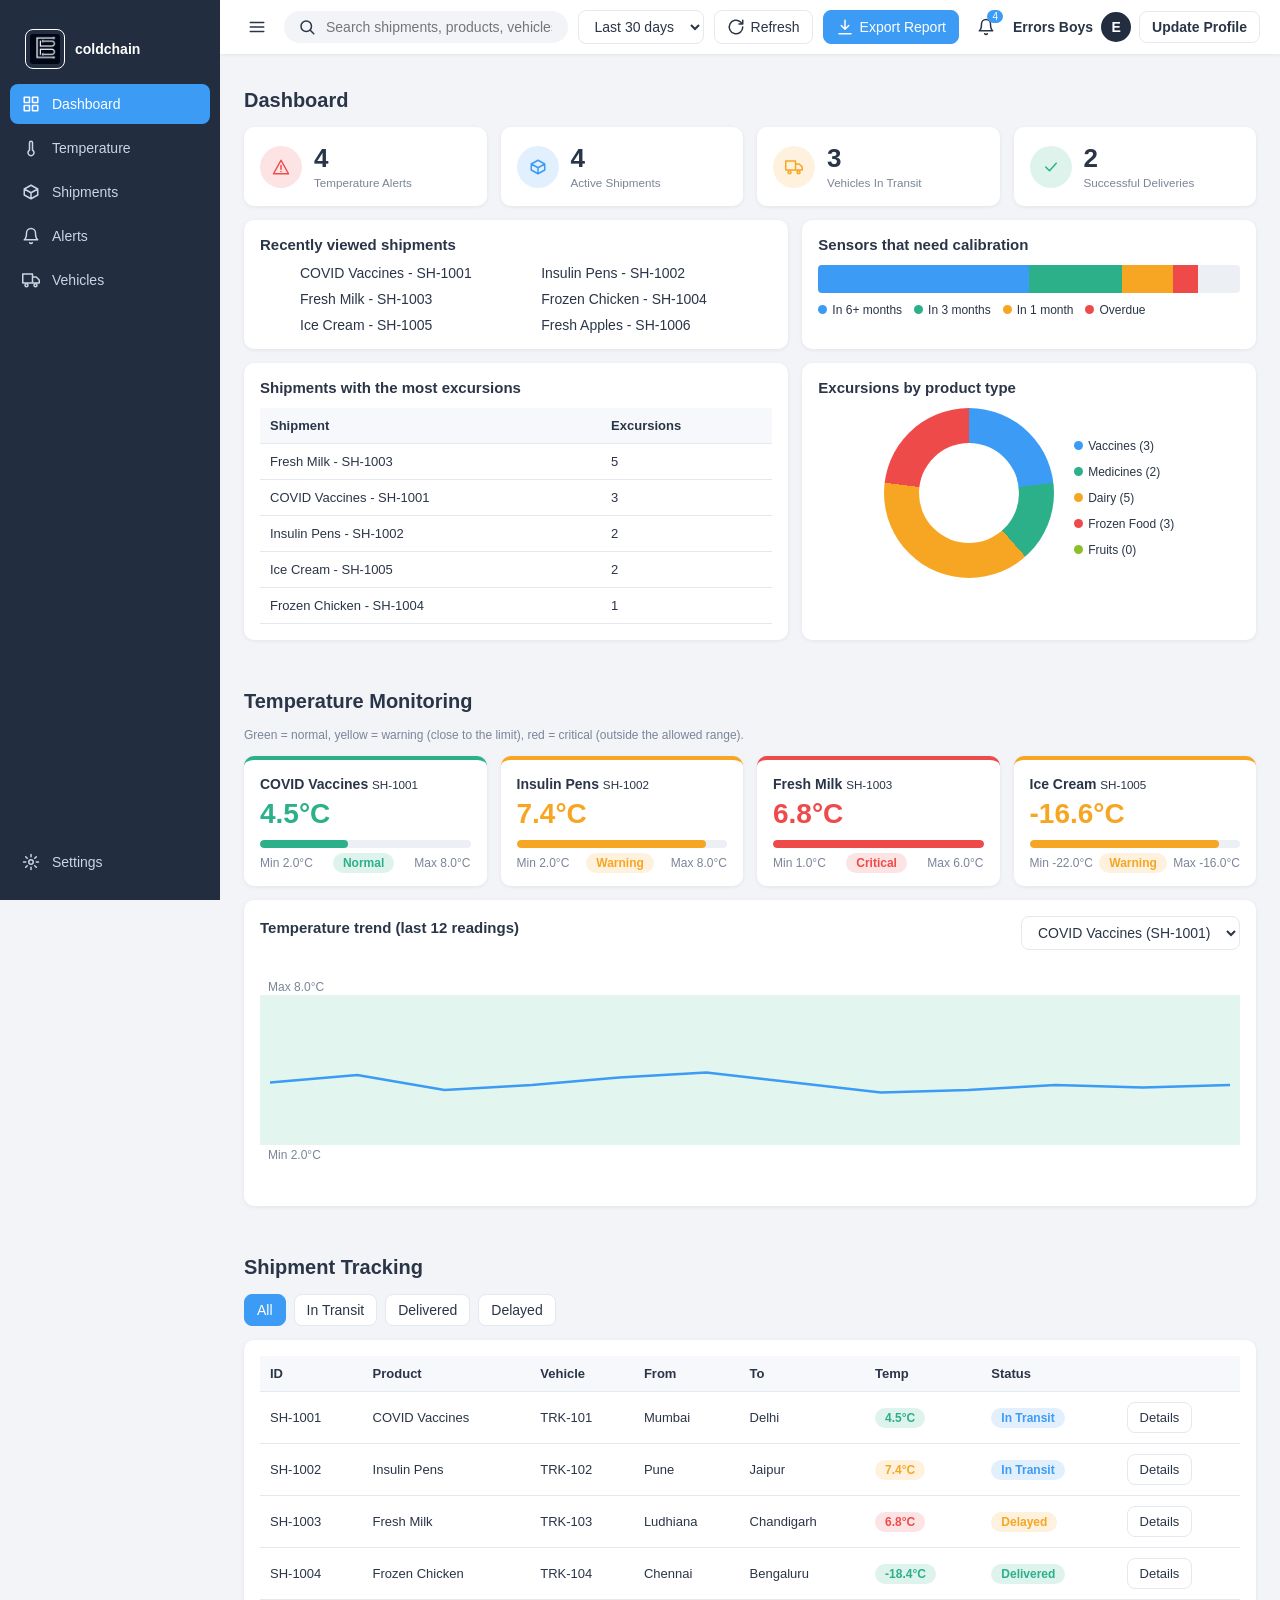
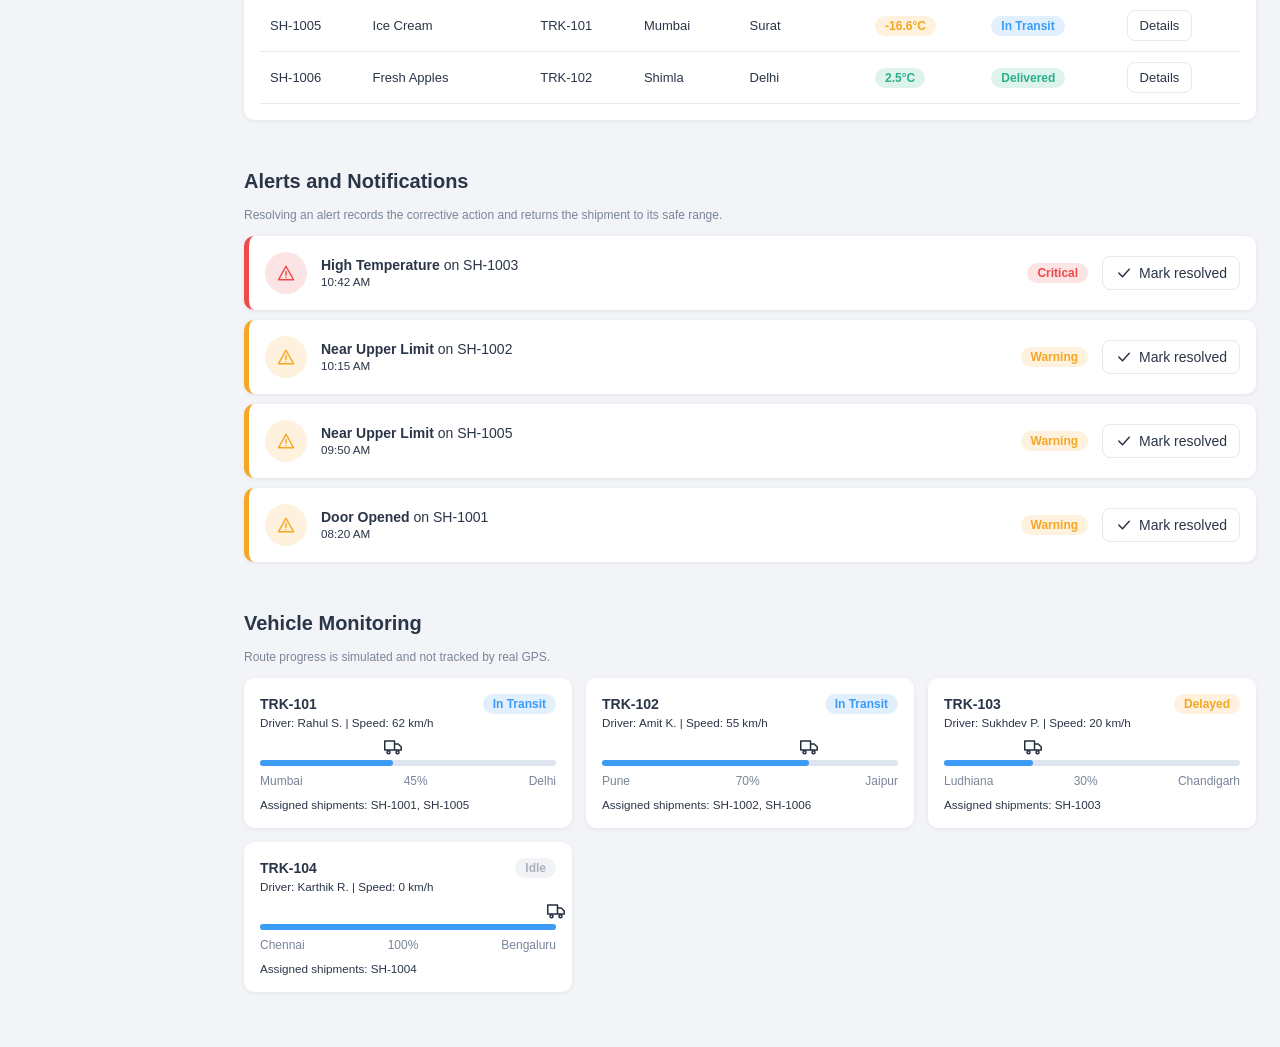
<file: home/index.html>
<!DOCTYPE html>
<html lang="en">

<head>
  <meta charset="UTF-8">
  <meta name="viewport" content="width=device-width, initial-scale=1">
  <title>ColdChain Monitoring System</title>
  <link rel="stylesheet" href="style.css">
</head>

<body>
  <!-- Icon library: every icon in the page is drawn from these symbols -->
  <svg width="0" height="0" style="position:absolute">
    <defs>
      <symbol id="i-grid" viewBox="0 0 24 24">
        <path d="M3 3h7v7H3zM14 3h7v7h-7zM3 14h7v7H3zM14 14h7v7h-7z" />
      </symbol>
      <symbol id="i-thermo" viewBox="0 0 24 24">
        <path d="M14 14.8V5a2 2 0 0 0-4 0v9.8a4 4 0 1 0 4 0z" />
      </symbol>
      <symbol id="i-box" viewBox="0 0 24 24">
        <path d="M21 8l-9-5-9 5v8l9 5 9-5zM3 8l9 5 9-5M12 13v8" />
      </symbol>
      <symbol id="i-bell" viewBox="0 0 24 24">
        <path d="M18 8a6 6 0 0 0-12 0c0 7-3 9-3 9h18s-3-2-3-9M13.7 21a2 2 0 0 1-3.4 0" />
      </symbol>
      <symbol id="i-truck" viewBox="0 0 24 24">
        <path d="M1 4h13v12H1zM14 8h5l4 4v4h-9z" />
        <circle cx="6" cy="19" r="2" />
        <circle cx="18" cy="19" r="2" />
      </symbol>
      <symbol id="i-gear" viewBox="0 0 24 24">
        <circle cx="12" cy="12" r="3" />
        <path d="M12 2v3M12 19v3M2 12h3M19 12h3M4.9 4.9L7 7M17 17l2.1 2.1M4.9 19.1L7 17M17 7l2.1-2.1" />
      </symbol>
      <symbol id="i-search" viewBox="0 0 24 24">
        <circle cx="11" cy="11" r="7" />
        <path d="M21 21l-4.3-4.3" />
      </symbol>
      <symbol id="i-refresh" viewBox="0 0 24 24">
        <path d="M21 12a9 9 0 1 1-3-6.7L21 8M21 3v5h-5" />
      </symbol>
      <symbol id="i-download" viewBox="0 0 24 24">
        <path d="M12 3v12M7 10l5 5 5-5M4 21h16" />
      </symbol>
      <symbol id="i-menu" viewBox="0 0 24 24">
        <path d="M3 6h18M3 12h18M3 18h18" />
      </symbol>
      <symbol id="i-warn" viewBox="0 0 24 24">
        <path d="M12 3l10 18H2zM12 10v5M12 18v.01" />
      </symbol>
      <symbol id="i-check" viewBox="0 0 24 24">
        <path d="M5 12l5 5 9-10" />
      </symbol>
    </defs>
  </svg>

  <div class="app" id="app">
    <!-- Sidebar navigation -->
    <aside class="sidebar">
      <div class="logo"><img src="../logo.png" alt="Error Boys Logo"><span>coldchain</span></div>
      <nav id="nav">
        <button class="nav-btn active" data-view="dashboard"><svg class="i">
            <use href="#i-grid" />
          </svg><span>Dashboard</span></button>
        <button class="nav-btn" data-view="temperature"><svg class="i">
            <use href="#i-thermo" />
          </svg><span>Temperature</span></button>
        <button class="nav-btn" data-view="shipments"><svg class="i">
            <use href="#i-box" />
          </svg><span>Shipments</span></button>
        <button class="nav-btn" data-view="alerts"><svg class="i">
            <use href="#i-bell" />
          </svg><span>Alerts</span></button>
        <button class="nav-btn" data-view="vehicles"><svg class="i">
            <use href="#i-truck" />
          </svg><span>Vehicles</span></button>
      </nav>
      <button class="nav-btn" id="settingsBtn"><svg class="i">
          <use href="#i-gear" />
        </svg><span>Settings</span></button>
    </aside>

    <div class="main">
      <!-- Top bar: search, date filter, refresh, export, notifications -->
      <header class="topbar">
        <button class="icon-btn" id="menuBtn" title="Collapse or expand sidebar"><svg class="i">
            <use href="#i-menu" />
          </svg></button>
        <label class="search"><svg class="i">
            <use href="#i-search" />
          </svg><input id="searchInput" placeholder="Search shipments, products, vehicles..."></label>
        <select id="dateFilter" title="Date filter">
          <option value="0">Today</option>
          <option value="7">Last 7 days</option>
          <option value="30" selected>Last 30 days</option>
        </select>
        <button class="btn" id="refreshBtn"><svg class="i">
            <use href="#i-refresh" />
          </svg><span>Refresh</span></button>
        <button class="btn primary" id="exportBtn"><svg class="i">
            <use href="#i-download" />
          </svg><span>Export Report</span></button>
        <div class="notif-wrap">
          <button class="icon-btn" id="bellBtn" title="Notifications"><svg class="i">
              <use href="#i-bell" />
            </svg><em id="bellCount">0</em></button>
          <div class="notif" id="notifPanel"></div>
        </div>
        <div class="user">
          <span id="profileName">Errors Boys</span>
          <i id="profileInitial">E</i>
          <button class="btn" id="updateProfileBtn">Update Profile</button>
        </div>
      </header>

      <!-- Update Profile Dialog -->
      <dialog id="profileDialog" class="profile-dialog">

        <div class="profile-header">
          <div>
            <span class="profile-label">ACCOUNT SETTINGS</span>
            <h2>Update Profile</h2>
            <p>Manage your personal information</p>
          </div>

          <button type="button" class="profile-close" id="closeProfile">
            &times;
          </button>
        </div>

        <form id="profileForm">

          <div class="profile-avatar" id="profileAvatar">M</div>

          <div class="profile-fields">

            <div class="profile-field">
              <label for="profileFullName">Full Name</label>
              <input type="text" id="profileFullName" placeholder="Enter your name" value="Mohamed" required>
            </div>

            <div class="profile-field">
              <label for="profileEmail">Email Address</label>
              <input type="email" id="profileEmail" placeholder="Enter your email" value="admin@coldchain.com" required>
            </div>

          </div>

          <div class="profile-footer">
            <button type="button" class="profile-cancel" id="cancelProfile">
              Cancel
            </button>

            <button type="submit" class="profile-save">
              Save Changes
            </button>
          </div>

        </form>
      </dialog>

      <main class="content" id="content">
        <!-- A. Dashboard overview -->
        <section class="view active" id="dashboard">
          <h1>Dashboard</h1>
          <div class="stats">
            <div class="card stat red">
              <div class="ico"><svg class="i">
                  <use href="#i-warn" />
                </svg></div>
              <div><strong id="st-alert">0</strong><small>Temperature Alerts</small></div>
            </div>
            <div class="card stat blue">
              <div class="ico"><svg class="i">
                  <use href="#i-box" />
                </svg></div>
              <div><strong id="st-ship">0</strong><small>Active Shipments</small></div>
            </div>
            <div class="card stat orange">
              <div class="ico"><svg class="i">
                  <use href="#i-truck" />
                </svg></div>
              <div><strong id="st-veh">0</strong><small>Vehicles In Transit</small></div>
            </div>
            <div class="card stat teal">
              <div class="ico"><svg class="i">
                  <use href="#i-check" />
                </svg></div>
              <div><strong id="st-done">0</strong><small>Successful Deliveries</small></div>
            </div>
          </div>
          <div class="grid2">
            <div class="card">
              <h3>Recently viewed shipments</h3>
              <ul class="recent" id="recentList"></ul>
            </div>
            <div class="card">
              <h3>Sensors that need calibration</h3>
              <div class="bar">
                <div style="width:50%;background:var(--blue)"></div>
                <div style="width:22%;background:var(--teal)"></div>
                <div style="width:12%;background:var(--orange)"></div>
                <div style="width:6%;background:var(--red)"></div>
              </div>
              <div class="legend"><span><i style="background:var(--blue)"></i>In 6+ months</span><span><i
                    style="background:var(--teal)"></i>In 3 months</span><span><i
                    style="background:var(--orange)"></i>In 1 month</span><span><i
                    style="background:var(--red)"></i>Overdue</span></div>
            </div>
          </div>
          <div class="grid2">
            <div class="card">
              <h3>Shipments with the most excursions</h3>
              <div class="table-wrap">
                <table>
                  <thead>
                    <tr>
                      <th>Shipment</th>
                      <th>Excursions</th>
                    </tr>
                  </thead>
                  <tbody id="excBody"></tbody>
                </table>
              </div>
            </div>
            <div class="card">
              <h3>Excursions by product type</h3>
              <div class="donut-wrap">
                <div class="donut" id="donut"></div>
                <div class="legend" id="donutLegend" style="flex-direction:column"></div>
              </div>
            </div>
          </div>
        </section>

        <!-- B. Temperature monitoring -->
        <section class="view" id="temperature">
          <h1>Temperature Monitoring</h1>
          <p class="note">Green = normal, yellow = warning (close to the limit), red = critical (outside the allowed
            range).</p>
          <div class="tgrid" id="tempCards"></div>
          <div class="card">
            <div class="row">
              <h3>Temperature trend (last 12 readings)</h3><select id="chartSelect"></select>
            </div><canvas id="chart"></canvas>
          </div>
        </section>

        <!-- C. Shipment tracking -->
        <section class="view" id="shipments">
          <h1>Shipment Tracking</h1>
          <div class="tools" id="filters">
            <button class="btn active" data-filter="All">All</button><button class="btn" data-filter="In Transit">In
              Transit</button><button class="btn" data-filter="Delivered">Delivered</button><button class="btn"
              data-filter="Delayed">Delayed</button>
          </div>
          <div class="card table-wrap">
            <table>
              <thead>
                <tr>
                  <th>ID</th>
                  <th>Product</th>
                  <th>Vehicle</th>
                  <th>From</th>
                  <th>To</th>
                  <th>Temp</th>
                  <th>Status</th>
                  <th></th>
                </tr>
              </thead>
              <tbody id="shipBody"></tbody>
            </table>
          </div>
        </section>

        <!-- D. Alerts -->
        <section class="view" id="alerts">
          <h1>Alerts and Notifications</h1>
          <p class="note">Resolving an alert records the corrective action and returns the shipment to its safe range.
          </p>
          <div id="alertList"></div>
        </section>

        <!-- E. Vehicles -->
        <section class="view" id="vehicles">
          <h1>Vehicle Monitoring</h1>
          <p class="note">Route progress is simulated and not tracked by real GPS.</p>
          <div class="vgrid" id="vehicleList"></div>
        </section>
      </main>
    </div>
  </div>

  <!-- Modal (shipment details and settings) and toast message -->
  <div class="modal" id="modal">
    <div class="modal-box" id="modalBox"></div>
  </div>
  <div class="toast" id="toast"></div>
  <script src="script.js"></script>
</body>

</html>
</file>
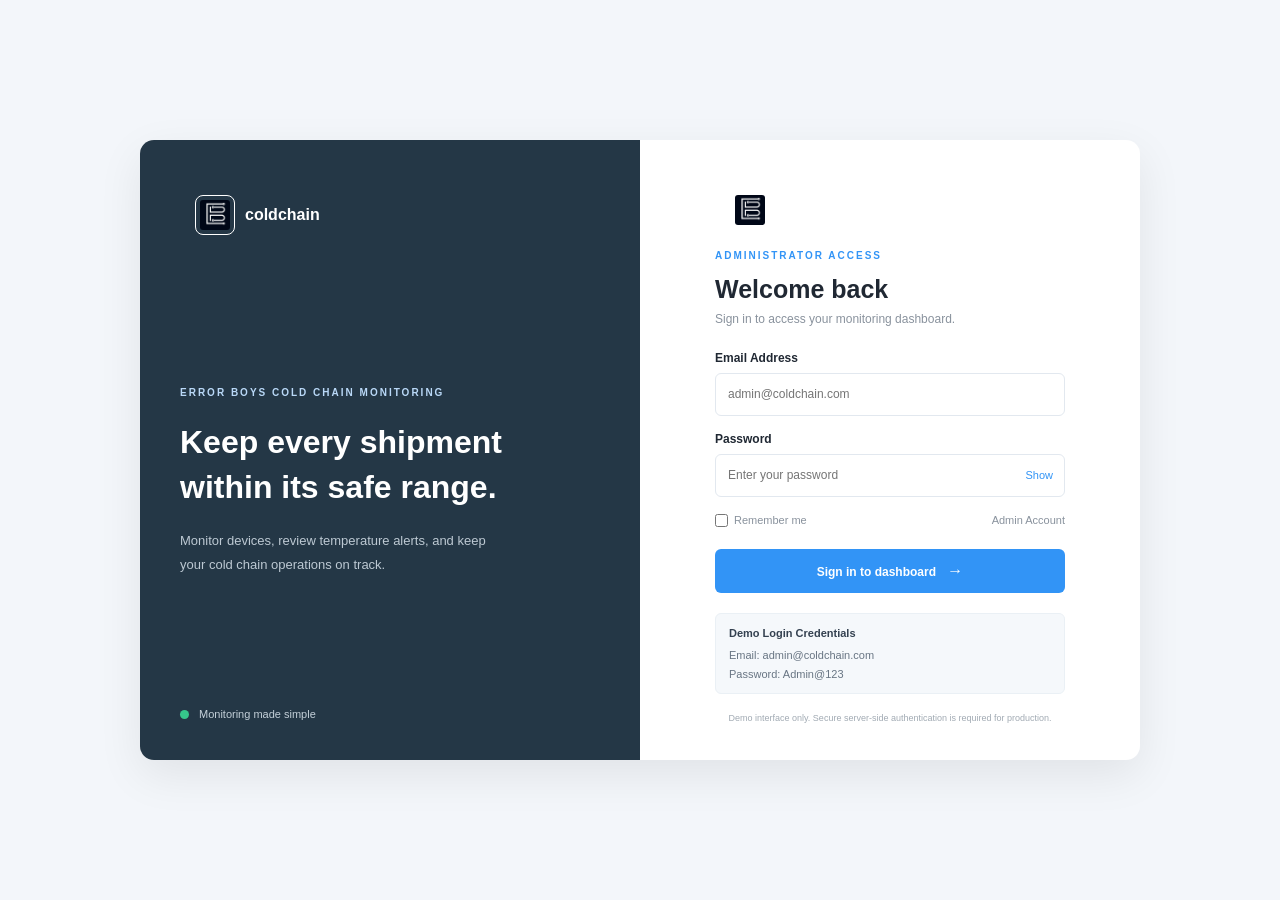
<file: login/login.html>
<!DOCTYPE html>
<html lang="en">

<head>
    <meta charset="UTF-8">
    <meta name="viewport" content="width=device-width, initial-scale=1.0">
    <title>Admin Login | ColdChain</title>

    <link rel="stylesheet" href="login.css">
</head>

<body class="login-page">

    <main class="login-layout">

        <!-- Left Side Branding -->
        <section class="login-brand-panel">

            <div class="logo"><img src="../logo.png" alt="Error Boys Logo"><span>coldchain</span></div>

            <div class="login-intro">

                <span class="login-eyebrow">
                    ERROR BOYS COLD CHAIN MONITORING
                </span>

                <h1>
                    Keep every shipment<br>
                    within its safe range.
                </h1>

                <p>
                    Monitor devices, review temperature alerts,
                    and keep your cold chain operations on track.
                </p>

            </div>

            <div class="login-panel-footer">
                <span class="live-dot"></span>
                Monitoring made simple
            </div>

        </section>


        <!-- Right Side Login Form -->
        <section class="login-form-panel">

            <form class="login-card" id="loginForm">

                <div class="logo"><img src="../logo.png" alt="Error Boys Logo"><span>coldchain</span></div>

                <span class="login-eyebrow blue-text">
                    ADMINISTRATOR ACCESS
                </span>

                <h2>Welcome back</h2>

                <p class="login-subtitle">
                    Sign in to access your monitoring dashboard.
                </p>


                <!-- Email -->
                <label for="email">Email Address</label>

                <input type="email" id="email" name="email" placeholder="admin@coldchain.com" autocomplete="username"
                    required>


                <!-- Password -->
                <label for="password">Password</label>

                <div class="password-field">

                    <input type="password" id="password" name="password" placeholder="Enter your password"
                        autocomplete="current-password" required>

                    <button type="button" id="togglePassword" class="show-password">
                        Show
                    </button>

                </div>


                <!-- Login Options -->
                <div class="login-options">

                    <label class="remember-label">
                        <input type="checkbox" id="rememberMe">
                        Remember me
                    </label>

                    <span>Admin Account</span>

                </div>


                <!-- Login Button -->
                <button type="submit" class="login-submit">
                    Sign in to dashboard
                    <span>→</span>
                </button>


                <!-- Error Message -->
                <p class="login-error hidden" id="loginError" role="alert">
                    Incorrect email or password. Please try again.
                </p>


                <!-- Demo Credentials -->
                <div class="demo-credentials">

                    <strong>Demo Login Credentials</strong>

                    <span>
                        Email: admin@coldchain.com
                    </span>

                    <span>
                        Password: Admin@123
                    </span>

                </div>


                <p class="login-disclaimer">
                    Demo interface only. Secure server-side
                    authentication is required for production.
                </p>

            </form>

        </section>

    </main>

    <script src="login.js"></script>

</body>

</html>
</file>
<file: home/style.css>
/* ===== Colours (taken from the reference UI) ===== */
:root {
  --navy: #222d3f;
  --bg: #f2f4f8;
  --blue: #3b9bf5;
  --teal: #2bb08a;
  --orange: #f6a623;
  --red: #ef4a4a;
  --text: #2a3547;
  --muted: #7a8599;
  --line: #e4e8ef
}

html {
  scroll-behavior: smooth;
  scroll-padding-top: 25px;
}

.content {
  overflow: visible;
}

.view {
  display: block !important;
  visibility: visible !important;
  opacity: 1 !important;
  height: auto !important;
  margin-bottom: 35px;
  padding-top: 15px;
  scroll-margin-top: 20px;
}

.view h1 {
  margin-bottom: 15px;
}

.nav-btn {
  cursor: pointer;
}

.nav-btn.active {
  background: var(--blue);
  color: white;
}

* {
  box-sizing: border-box;
  margin: 0
}

body {
  font-family: Inter, "Segoe UI", Arial, sans-serif;
  background: var(--bg);
  color: var(--text);
  font-size: 14px
}

button,
input,
select {
  font: inherit;
  color: inherit
}

button {
  cursor: pointer;
  border: 0;
  background: none
}

.i {
  width: 18px;
  height: 18px;
  fill: none;
  stroke: currentColor;
  stroke-width: 2;
  stroke-linecap: round;
  stroke-linejoin: round;
  flex: none
}

/* Colour helper classes: each sets --c, which badges, icons and borders use */
.red {
  --c: var(--red)
}

.orange {
  --c: var(--orange)
}

.blue {
  --c: var(--blue)
}

.teal {
  --c: var(--teal)
}

.gray {
  --c: #aab2c0
}



/* ===== Layout and sidebar ===== */
.app {
  display: flex;
  min-height: 100vh
}

.sidebar {
  width: 220px;
  background: var(--navy);
  color: #cbd5e4;
  display: flex;
  flex-direction: column;
  padding: 14px 10px;
  position: sticky;
  top: 0;
  height: 100vh;
  overflow: hidden;
  z-index: 30;
  transition: width .3s, left .3s
}

.logo {
  display: flex;
  align-items: center;
  justify-content: flex-start;
  gap: 10px;
  padding: 15px;
}

.logo img {
  width: 40px;
  height: 40px;
  background-color: transparent;
  object-fit: contain;
  display: block;
  border: 1px solid #ffffff;
  border-radius: 8px;
  /* Adjust radius to control how rounded the corners are */
  padding: 4px;
}

.logo span {
  /* Ensure your text element is vertically centered by default via flexbox */
  line-height: 1;
  color: white;
  font-weight: 600;

}

.logo b {
  border: 2px solid #fff;
  padding: 0 4px;
  border-radius: 4px;
  margin-right: 6px
}

#nav {
  flex: 1
}

.nav-btn {
  display: flex;
  align-items: center;
  gap: 12px;
  width: 100%;
  padding: 11px 12px;
  border-radius: 8px;
  white-space: nowrap;
  margin-bottom: 4px;
  transition: background .2s;
  color: inherit
}

.nav-btn:hover {
  background: #2f3c52
}

.nav-btn.active {
  background: var(--blue);
  color: #fff
}

.app.collapsed .sidebar {
  width: 64px
}

.app.collapsed .nav-btn span,
.app.collapsed .logo span {
  display: none
}

.main {
  flex: 1;
  min-width: 0
}

/* ===== Top bar ===== */
.topbar {
  display: flex;
  align-items: center;
  gap: 10px;
  background: #fff;
  padding: 10px 20px;
  box-shadow: 0 1px 4px #0001;
  position: sticky;
  top: 0;
  z-index: 20;
  flex-wrap: wrap
}

.search {
  flex: 1;
  min-width: 160px;
  display: flex;
  align-items: center;
  gap: 8px;
  background: var(--bg);
  border-radius: 20px;
  padding: 7px 14px
}

.search input {
  border: 0;
  background: none;
  outline: 0;
  width: 100%
}

select,
.btn {
  border: 1px solid var(--line);
  background: #fff;
  border-radius: 8px;
  padding: 7px 12px;
  display: inline-flex;
  align-items: center;
  gap: 6px;
  transition: .2s
}

.btn:hover {
  border-color: var(--blue);
  color: var(--blue)
}

.btn.primary,
.btn.active {
  background: var(--blue);
  color: #fff;
  border-color: var(--blue)
}

.btn.primary:hover {
  background: #2b86dd;
  color: #fff
}

.icon-btn {
  position: relative;
  padding: 8px;
  border-radius: 50%;
  display: grid;
  place-items: center
}

.icon-btn:hover {
  background: var(--bg)
}

.icon-btn em {
  position: absolute;
  top: 0;
  right: 0;
  background: var(--blue);
  color: #fff;
  font-size: 10px;
  font-style: normal;
  border-radius: 9px;
  padding: 1px 5px
}

.user {
  display: flex;
  align-items: center;
  gap: 8px;
  font-weight: 600
}

.user i {
  width: 30px;
  height: 30px;
  border-radius: 50%;
  background: var(--navy);
  color: #fff;
  display: grid;
  place-items: center;
  font-style: normal
}

.notif-wrap {
  position: relative
}

.notif {
  position: absolute;
  right: 0;
  top: 46px;
  width: 290px;
  background: #fff;
  border-radius: 10px;
  box-shadow: 0 8px 24px #0003;
  padding: 8px;
  opacity: 0;
  visibility: hidden;
  transform: translateY(-8px);
  transition: .25s
}

.notif.open {
  opacity: 1;
  visibility: visible;
  transform: none
}

.notif p {
  padding: 8px;
  border-bottom: 1px solid var(--line);
  font-size: 13px
}

/* ===== Cards, stats, tables ===== */
.content {
  padding: 20px 24px;
  transition: opacity .3s
}

.content.loading {
  opacity: .5
}

.view {
  display: none
}

.view.active {
  display: block;
  animation: fadeUp .4s
}

h1 {
  font-size: 20px;
  margin-bottom: 4px
}

h3 {
  font-size: 15px;
  margin-bottom: 12px
}

.note {
  color: var(--muted);
  font-size: 12px;
  margin-bottom: 14px
}

.row {
  display: flex;
  justify-content: space-between;
  align-items: center;
  gap: 10px;
  flex-wrap: wrap
}

.card {
  background: #fff;
  border-radius: 10px;
  box-shadow: 0 1px 4px #0001;
  padding: 16px;
  transition: transform .2s, box-shadow .2s;
  animation: fadeUp .5s backwards
}

.card:hover {
  transform: translateY(-3px);
  box-shadow: 0 6px 16px #0002
}

.card:nth-child(2) {
  animation-delay: .1s
}

.card:nth-child(3) {
  animation-delay: .2s
}

.card:nth-child(4) {
  animation-delay: .3s
}

.stats {
  display: grid;
  grid-template-columns: repeat(auto-fit, minmax(200px, 1fr));
  gap: 14px;
  margin-bottom: 14px
}

.stat {
  display: flex;
  align-items: center;
  gap: 12px
}

.stat strong {
  font-size: 26px;
  display: block
}

.stat small {
  color: var(--muted)
}

.ico {
  width: 42px;
  height: 42px;
  border-radius: 50%;
  display: grid;
  place-items: center;
  flex: none;
  background: color-mix(in srgb, var(--c) 15%, #fff);
  color: var(--c)
}

.grid2 {
  display: grid;
  grid-template-columns: 1.2fr 1fr;
  gap: 14px;
  margin-bottom: 14px
}

.recent {
  list-style: none;
  display: grid;
  grid-template-columns: 1fr 1fr;
  gap: 10px
}

.recent li {
  cursor: pointer;
  transition: color .2s
}

.recent li:hover {
  color: var(--blue);
  text-decoration: underline
}

.bar {
  display: flex;
  height: 28px;
  border-radius: 4px;
  overflow: hidden;
  background: #eceff4
}

.bar div {
  animation: grow 1.2s ease-out
}

.legend {
  display: flex;
  gap: 12px;
  flex-wrap: wrap;
  font-size: 12px;
  margin-top: 10px
}

.legend i {
  display: inline-block;
  width: 9px;
  height: 9px;
  border-radius: 50%;
  margin-right: 5px
}

.table-wrap {
  overflow-x: auto
}

table {
  width: 100%;
  border-collapse: collapse
}

th,
td {
  padding: 10px;
  text-align: left;
  border-bottom: 1px solid var(--line);
  font-size: 13px;
  white-space: nowrap
}

th {
  background: #f7f8fb
}

tbody tr {
  cursor: pointer;
  transition: background .2s
}

tbody tr:hover {
  background: #f3f8ff
}

.donut-wrap {
  display: flex;
  align-items: center;
  gap: 20px;
  flex-wrap: wrap;
  justify-content: center
}

.donut {
  width: 170px;
  height: 170px;
  border-radius: 50%;
  display: grid;
  place-items: center
}

.donut::after {
  content: "";
  width: 100px;
  height: 100px;
  background: #fff;
  border-radius: 50%
}

.badge {
  padding: 3px 10px;
  border-radius: 12px;
  font-size: 12px;
  font-weight: 600;
  background: color-mix(in srgb, var(--c) 15%, #fff);
  color: var(--c);
  white-space: nowrap
}

.tools {
  display: flex;
  gap: 8px;
  flex-wrap: wrap;
  margin-bottom: 14px
}

/* ===== Temperature cards and chart ===== */
.tgrid {
  display: grid;
  grid-template-columns: repeat(auto-fill, minmax(230px, 1fr));
  gap: 14px;
  margin-bottom: 14px
}

.tcard {
  border-top: 4px solid var(--c)
}

.t-val {
  font-size: 28px;
  font-weight: 700;
  color: var(--c);
  margin-top: 6px
}

.track {
  height: 8px;
  background: #eceff4;
  border-radius: 5px;
  margin: 10px 0 8px;
  overflow: hidden
}

.t-fill {
  height: 100%;
  background: var(--c);
  border-radius: 5px;
  transition: width .8s, background .4s
}

.range {
  display: flex;
  justify-content: space-between;
  align-items: center;
  color: var(--muted);
  font-size: 12px
}

.tcard.red {
  animation: pulse 1.4s infinite
}

canvas {
  width: 100%;
  height: 240px;
  display: block
}

/* ===== Alerts and vehicles ===== */
.alert {
  display: flex;
  align-items: center;
  gap: 14px;
  border-left: 5px solid var(--c);
  margin-bottom: 10px;
  flex-wrap: wrap
}

.alert .info {
  flex: 1;
  min-width: 180px
}

.alert.done {
  opacity: .55
}

.alert.red .ico {
  animation: pulse 1.4s infinite
}

.vgrid {
  display: grid;
  grid-template-columns: repeat(auto-fill, minmax(300px, 1fr));
  gap: 14px
}

.route {
  position: relative;
  height: 6px;
  background: #dfe5ee;
  border-radius: 3px;
  margin: 30px 0 8px
}

.route b {
  position: absolute;
  left: 0;
  top: 0;
  height: 100%;
  background: var(--blue);
  border-radius: 3px
}

.route .i {
  position: absolute;
  top: -22px;
  transform: translateX(-50%);
  color: var(--navy)
}

.route-lbl {
  display: flex;
  justify-content: space-between;
  font-size: 12px;
  color: var(--muted);
  margin-bottom: 8px
}

/* ===== Modal and toast ===== */
.modal {
  position: fixed;
  inset: 0;
  background: #0006;
  display: grid;
  place-items: center;
  opacity: 0;
  visibility: hidden;
  transition: .25s;
  z-index: 50;
  padding: 14px
}

.modal.open {
  opacity: 1;
  visibility: visible
}

.modal-box {
  background: #fff;
  border-radius: 12px;
  padding: 22px;
  width: min(460px, 100%);
  transform: scale(.92);
  transition: .25s;
  max-height: 90vh;
  overflow: auto
}

.modal.open .modal-box {
  transform: none
}

.kv {
  display: grid;
  grid-template-columns: 1fr 1fr;
  gap: 12px;
  margin: 16px 0
}

.kv small {
  color: var(--muted);
  display: block
}

.toast {
  position: fixed;
  bottom: 20px;
  right: 20px;
  background: var(--navy);
  color: #fff;
  padding: 10px 16px;
  border-radius: 8px;
  opacity: 0;
  transform: translateY(10px);
  transition: .3s;
  z-index: 60
}

.toast.show {
  opacity: 1;
  transform: none
}

/* ===== Animations ===== */
@keyframes fadeUp {
  from {
    opacity: 0;
    transform: translateY(14px)
  }
}

@keyframes grow {
  from {
    width: 0
  }
}

@keyframes pulse {
  0% {
    box-shadow: 0 0 0 0 #ef4a4a77
  }

  70% {
    box-shadow: 0 0 0 12px #ef4a4a00
  }

  100% {
    box-shadow: 0 0 0 0 #ef4a4a00
  }
}

@keyframes spin {
  to {
    transform: rotate(360deg)
  }
}

.btn.loading .i {
  animation: spin .8s linear infinite
}

@media(prefers-reduced-motion:reduce) {
  * {
    animation: none !important;
    transition: none !important
  }
}

/* ===== Responsive ===== */
@media(max-width:900px) {
  .grid2 {
    grid-template-columns: 1fr
  }

  .sidebar {
    position: fixed;
    left: -240px;
    width: 220px
  }

  .app.open .sidebar {
    left: 0
  }
}

@media(max-width:600px) {

  .btn span,
  .user span {
    display: none
  }

  .recent {
    grid-template-columns: 1fr
  }

  .content {
    padding: 14px
  }
}

/* UPDATE PROFILE DIALOG */

.profile-dialog {
  width: 90%;
  max-width: 440px;
  position: fixed;
  top: 50%;
  left: 50%;
  transform: translate(-50%, -50%);
  margin: 0;
  padding: 0;
  border: none;
  border-radius: 14px;
  background: #ffffff;
  color: #263445;
  box-shadow: 0 20px 60px rgba(0, 0, 0, 0.2);
}

.profile-dialog::backdrop {
  background: rgba(15, 23, 42, 0.55);
  backdrop-filter: blur(3px);
}

.profile-header {
  display: flex;
  justify-content: space-between;
  align-items: flex-start;
  padding: 25px 25px 18px;
  border-bottom: 1px solid #e9edf3;
}

.profile-label {
  color: var(--blue);
  font-size: 11px;
  font-weight: 700;
  letter-spacing: 1.2px;
}

.profile-header h2 {
  margin: 8px 0 5px;
  font-size: 23px;
}

.profile-header p {
  margin: 0;
  color: #8491a3;
  font-size: 13px;
}

.profile-close {
  border: none;
  background: #f1f4f8;
  color: #526174;
  width: 32px;
  height: 32px;
  border-radius: 7px;
  font-size: 23px;
  cursor: pointer;
}

.profile-close:hover {
  background: #e3eaf2;
}

.profile-avatar {
  width: 65px;
  height: 65px;
  margin: 22px auto;
  display: flex;
  justify-content: center;
  align-items: center;
  border-radius: 50%;
  background: #e8f1ff;
  color: var(--blue);
  font-size: 25px;
  font-weight: 700;
}

.profile-fields {
  padding: 0 25px;
}

.profile-field {
  margin-bottom: 18px;
}

.profile-field label {
  display: block;
  font-size: 13px;
  font-weight: 600;
  margin-bottom: 8px;
}

.profile-field input {
  width: 100%;
  box-sizing: border-box;
  padding: 12px 13px;
  border: 1px solid #dce3ec;
  border-radius: 7px;
  background: #fbfcfe;
  color: #263445;
  font-size: 14px;
  outline: none;
  transition: 0.2s;
}

.profile-field input:focus {
  border-color: var(--blue);
  background: #ffffff;
  box-shadow: 0 0 0 3px rgba(50, 110, 220, 0.1);
}

.profile-footer {
  display: flex;
  justify-content: flex-end;
  gap: 10px;
  padding: 18px 25px 22px;
  margin-top: 5px;
  border-top: 1px solid #e9edf3;
}

.profile-footer button {
  padding: 10px 17px;
  border-radius: 7px;
  font-size: 13px;
  font-weight: 600;
  cursor: pointer;
  transition: 0.2s;
}

.profile-cancel {
  background: #f1f4f8;
  color: #526174;
  border: 1px solid #e0e6ee;
}

.profile-save {
  background: var(--blue);
  color: white;
  border: 1px solid var(--blue);
}

.profile-save:hover {
  filter: brightness(0.9);
}

.profile-cancel:hover {
  background: #e5eaf1;
}

@media (max-width: 480px) {
  .profile-dialog {
    width: 94%;
  }

  .profile-header,
  .profile-fields {
    padding-left: 18px;
    padding-right: 18px;
  }
}
</file>
<file: login/login.css>
/* General Styling */
* {
    margin: 0;
    padding: 0;
    box-sizing: border-box;
}

.logo {
    display: flex;
    align-items: center;
    justify-content: flex-start;
    gap: 10px;
    padding: 15px;
}

.logo img {
    width: 40px;
    height: 40px;
    background-color: transparent;
    object-fit: contain;
    display: block;
    border: 1px solid #ffffff;
    border-radius: 8px;
    /* Adjust radius to control how rounded the corners are */
    padding: 4px;
}

.logo span {
    /* Ensure your text element is vertically centered by default via flexbox */
    line-height: 1;
    color: white;
    font-weight: 600;

}

body {
    font-family: Arial, Helvetica, sans-serif;
    background: #f3f6fa;
    color: #202833;
}

/* Main Login Layout */
.login-page {
    min-height: 100vh;
    display: flex;
    justify-content: center;
    align-items: center;
    padding: 25px;
}

.login-layout {
    width: 100%;
    max-width: 1000px;
    min-height: 600px;
    display: grid;
    grid-template-columns: 1fr 1fr;
    background: white;
    border-radius: 14px;
    overflow: hidden;
    box-shadow: 0 15px 45px rgba(0, 0, 0, 0.08);
}

/* Left Branding Section */
.login-brand-panel {
    background: #243746;
    color: white;
    padding: 40px;
    display: flex;
    flex-direction: column;
    justify-content: space-between;
    position: relative;
    overflow: hidden;
}

.login-brand {
    display: flex;
    align-items: center;
    gap: 10px;
    font-size: 22px;
    font-weight: bold;
}

.brand-mark {
    width: 30px;
    height: 30px;
    border: 2px solid white;
    border-radius: 5px;
    display: flex;
    align-items: center;
    justify-content: center;
}

.login-intro {
    margin: auto 0;
    position: relative;
    z-index: 1;
}

.login-eyebrow {
    font-size: 10px;
    letter-spacing: 2px;
    color: #b9d8f7;
    font-weight: bold;
}

.login-intro h1 {
    font-size: 32px;
    line-height: 1.4;
    margin: 20px 0;
}

.login-intro p {
    color: #bdc9d3;
    font-size: 13px;
    line-height: 1.8;
    max-width: 330px;
}

.login-panel-footer {
    font-size: 11px;
    color: #c4d0d9;
    display: flex;
    align-items: center;
    gap: 10px;
}

.live-dot {
    width: 9px;
    height: 9px;
    background: #36c68b;
    border-radius: 50%;
}

/* Right Login Section */
.login-form-panel {
    display: flex;
    justify-content: center;
    align-items: center;
    padding: 35px;
}

.login-card {
    width: 100%;
    max-width: 350px;
    animation: fadeIn 0.7s ease;
}

/* Login Icon */
.login-icon {
    width: 43px;
    height: 43px;
    background: #e8f3ff;
    color: #3294f6;
    border-radius: 10px;
    display: flex;
    justify-content: center;
    align-items: center;
    font-size: 22px;
    font-weight: bold;
    margin-bottom: 22px;
}

.blue-text {
    color: #3294f6;
}

/* Login Heading */
.login-card h2 {
    font-size: 25px;
    margin: 12px 0 8px;
}

.login-subtitle {
    font-size: 12px;
    color: #89929d;
    margin-bottom: 25px;
}

/* Input Fields */
.login-card>label {
    display: block;
    font-size: 12px;
    font-weight: bold;
    margin: 16px 0 8px;
}

.login-card input:not([type="checkbox"]) {
    width: 100%;
    height: 43px;
    border: 1px solid #e2e8ef;
    border-radius: 6px;
    padding: 0 12px;
    font-size: 12px;
    outline: none;
    transition: 0.3s;
}

.login-card input:focus {
    border-color: #3294f6;
    box-shadow: 0 0 0 3px rgba(50, 148, 246, 0.12);
}

/* Password Field */
.password-field {
    position: relative;
}

.password-field input {
    padding-right: 60px !important;
}

.show-password {
    position: absolute;
    right: 12px;
    top: 50%;
    transform: translateY(-50%);
    background: none;
    border: none;
    color: #3294f6;
    font-size: 11px;
    cursor: pointer;
}

/* Remember Me */
.login-options {
    display: flex;
    justify-content: space-between;
    align-items: center;
    margin: 17px 0 22px;
    font-size: 11px;
    color: #89929d;
}

.remember-label {
    display: flex;
    align-items: center;
    gap: 6px;
    cursor: pointer;
}

.remember-label input {
    accent-color: #3294f6;
}

/* Login Button */
.login-submit {
    width: 100%;
    height: 44px;
    background: #3294f6;
    color: white;
    border: none;
    border-radius: 6px;
    font-size: 12px;
    font-weight: bold;
    cursor: pointer;
    transition: 0.3s;
}

.login-submit:hover {
    background: #167bdc;
    transform: translateY(-2px);
    box-shadow: 0 5px 15px rgba(50, 148, 246, 0.2);
}

.login-submit span {
    margin-left: 8px;
    font-size: 16px;
}

/* Error Message */
.login-error {
    background: #fff0f0;
    color: #d94d56;
    padding: 10px;
    border-radius: 5px;
    font-size: 11px;
    margin-top: 12px;
}

.hidden {
    display: none !important;
}

/* Demo Credentials */
.demo-credentials {
    display: flex;
    flex-direction: column;
    gap: 7px;
    background: #f5f8fb;
    border: 1px solid #eaf0f5;
    border-radius: 6px;
    padding: 13px;
    margin-top: 20px;
    font-size: 11px;
    color: #687583;
}

.demo-credentials strong {
    color: #344150;
    margin-bottom: 3px;
}

/* Footer */
.login-disclaimer {
    text-align: center;
    color: #a1aab3;
    font-size: 9px;
    line-height: 1.6;
    margin-top: 17px;
}

/* Animation */
@keyframes fadeIn {
    from {
        opacity: 0;
        transform: translateY(15px);
    }

    to {
        opacity: 1;
        transform: translateY(0);
    }
}

/* Responsive Design */
@media (max-width: 700px) {

    .login-page {
        padding: 15px;
    }

    .login-layout {
        grid-template-columns: 1fr;
    }

    .login-brand-panel {
        min-height: 230px;
        padding: 25px;
    }

    .login-intro h1 {
        font-size: 25px;
    }

    .login-panel-footer {
        display: none;
    }

    .login-form-panel {
        padding: 30px 22px;
    }
}
</file>
